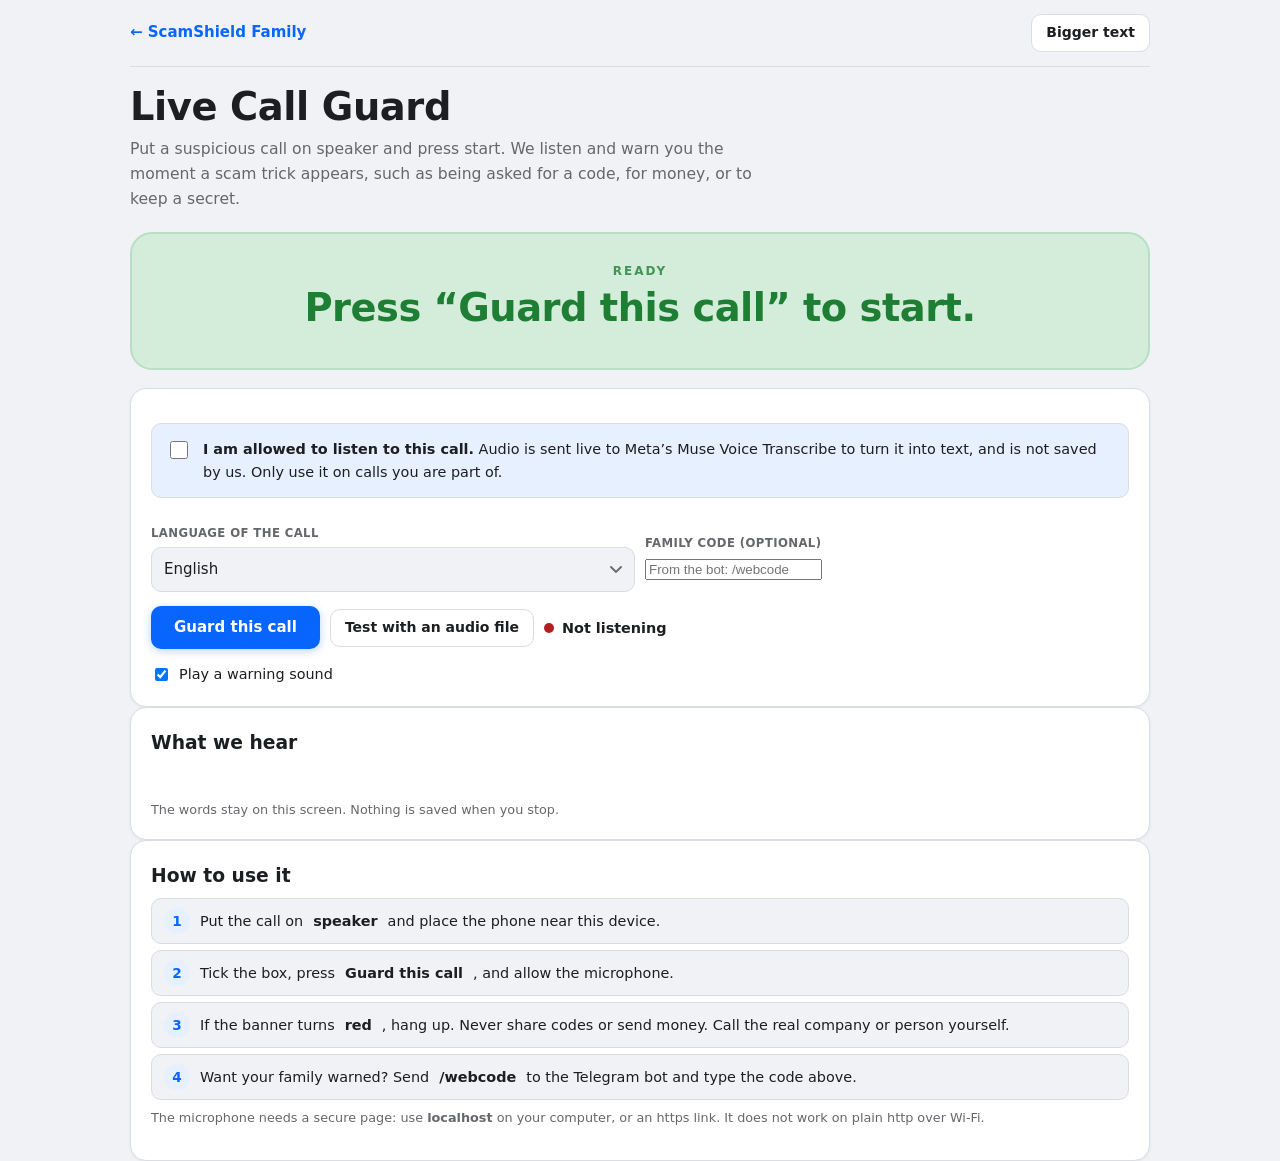
<file: static/guard.html>
<!doctype html>
<html lang="en">
<head>
<meta charset="utf-8">
<meta name="viewport" content="width=device-width, initial-scale=1">
<title>Live Call Guard · ScamShield Family</title>
<meta name="description" content="Put a suspicious call on speaker. Live Call Guard listens and warns you the moment a scam trick appears.">
<style>
/* Bootstrap: core variables only. Full design in meta-theme.css */
:root{
  --brand:#0866ff;--brand-ink:#fff;--soft:#e7f0ff;--soft2:#f0f6ff;
  --bg:#f0f2f5;--card:#fff;--ink:#1c1e21;--muted:#65676b;--line:#dadde1;
  --low:#1e7e34;--low-bg:#d4edda;--low-bdr:#b8dfc3;
  --med:#856404;--med-bg:#fff3cd;--med-bdr:#ffe494;
  --high:#b02020;--high-bg:#f8d7da;--high-bdr:#f1aeb5;
  --ok:#1e7e34;--ok-bg:#d4edda;--warn:#856404;--warn-bg:#fff3cd;
  --bad:#fff;--bad-bg:#b02020;
  --shadow:0 2px 8px rgba(0,0,0,.08);--fs:16px;
}
@media (prefers-color-scheme:dark){:root{
  --brand:#4599ff;--brand-ink:#0b1b33;--soft:#1a2e4a;--soft2:#152238;
  --bg:#18191a;--card:#242526;--ink:#e4e6eb;--muted:#8a8d91;--line:#3e4042;
  --low:#56c870;--low-bg:#0e2e18;--low-bdr:#1a4a28;
  --med:#f5c400;--med-bg:#2d2200;--med-bdr:#4a3800;
  --high:#ff6b72;--high-bg:#2e0c0e;--high-bdr:#5a1520;
  --ok:#56c870;--ok-bg:#0e2e18;--warn:#f5c400;--warn-bg:#2d2200;
  --shadow:0 2px 8px rgba(0,0,0,.4);
}}
*{box-sizing:border-box}
html{font-size:var(--fs)}
html.big,body.big,:root:has(body.big){--fs:20px;font-size:20px}
body{margin:0;background:var(--bg);color:var(--ink);font-size:var(--fs);
  font-family:'Inter',system-ui,-apple-system,'Segoe UI',Roboto,Arial,sans-serif;line-height:1.55;
  -webkit-font-smoothing:antialiased;
  padding:env(safe-area-inset-top,0) 0 env(safe-area-inset-bottom,0)}
.wrap{max-width:900px;margin:0 auto;padding:0 18px 40px}
header{display:flex;justify-content:space-between;align-items:center;gap:10px;padding:14px 0;flex-wrap:wrap;
  border-bottom:1px solid var(--line);margin-bottom:4px;}
header a{color:var(--brand);font-weight:700;text-decoration:none;font-size:.938rem;}
header a:hover{opacity:.78}
h1{font-size:clamp(1.6rem,4.5vw,2.4rem);line-height:1.15;margin:18px 0 8px;letter-spacing:-.4px;font-weight:900;}
.lead{color:var(--muted);margin:0 0 20px;max-width:640px;line-height:1.6;font-size:.975rem;}
.hidden{display:none!important}
.status{display:inline-flex;align-items:center;gap:8px;font-weight:700;font-size:.9rem}
.dot{width:10px;height:10px;border-radius:50%;background:#9aa0a6}
.dot.on{background:#31a24c;animation:pulse 1.2s infinite;box-shadow:0 0 0 2px rgba(49,162,76,.2);}
@keyframes pulse{50%{opacity:.3}}
.family{font-size:.95rem;margin-top:8px;font-weight:700}
.partial{color:var(--muted);font-style:italic;padding:4px 2px;min-height:1.6em;font-size:.92rem}
.err{background:var(--high-bg);color:var(--high);border:1px solid var(--high-bdr);border-radius:10px;padding:12px 14px;font-weight:600;margin-top:12px}
</style>
<link rel="stylesheet" href="/static/meta-theme.css"></head>
<body>
<div class="wrap">
  <header>
    <a href="/">← ScamShield Family</a>
    <button class="btn" id="bigBtn" type="button" aria-pressed="false">Bigger text</button>
  </header>

  <h1>Live Call Guard</h1>
  <p class="lead">Put a suspicious call on speaker and press start. We listen and warn you the moment a scam trick appears, such as being asked for a code, for money, or to keep a secret.</p>

  <div id="banner" class="banner low" role="alert" aria-live="assertive">
    <div class="lvl" id="lvl">Ready</div>
    <div class="msg" id="msg">Press “Guard this call” to start.</div>
    <div class="family hidden" id="family"></div>
    <div class="tricks" id="tricks"></div>
  </div>

  <section class="card" aria-label="Controls">
    <div class="consent">
      <input type="checkbox" id="consent">
      <label for="consent"><b>I am allowed to listen to this call.</b> Audio is sent live to Meta’s Muse Voice Transcribe to turn it into text, and is not saved by us. Only use it on calls you are part of.</label>
    </div>
    <div class="row">
      <div style="flex:1;min-width:180px"><label class="small" for="lang">Language of the call</label>
        <select id="lang"><option>English</option><option>Tamil</option><option>Hindi</option><option>Spanish</option><option>Arabic</option></select></div>
      <div style="flex:1;min-width:180px"><label class="small" for="code">Family code (optional)</label>
        <input type="text" id="code" inputmode="numeric" maxlength="6" placeholder="From the bot: /webcode" autocomplete="off"></div>
    </div>
    <div class="row">
      <button class="btn primary" id="start" type="button">Guard this call</button>
      <button class="btn stop hidden" id="stop" type="button">Stop</button>
      <label class="btn" for="testFile" id="testLbl" style="margin:0">Test with an audio file</label>
      <input type="file" id="testFile" accept="audio/*" hidden>
      <span class="status"><span class="dot" id="dot"></span><span id="state">Not listening</span></span>
    </div>
    <div class="row"><label style="display:flex;gap:8px;align-items:center;font-size:.9rem"><input type="checkbox" id="sound" checked> Play a warning sound</label>
      <span class="hint" id="timer"></span></div>
    <div class="err hidden" id="err" role="alert"></div>
  </section>

  <section class="card" aria-label="What we hear">
    <h3 style="margin:0 0 4px">What we hear</h3>
    <div class="partial" id="partial" aria-hidden="true"></div>
    <div class="transcript" id="transcript"></div>
    <div class="hint" style="margin-top:8px">The words stay on this screen. Nothing is saved when you stop.</div>
  </section>

  <section class="card">
    <h3 style="margin:0 0 8px">How to use it</h3>
    <ol class="steps">
      <li>Put the call on <b>speaker</b> and place the phone near this device.</li>
      <li>Tick the box, press <b>Guard this call</b>, and allow the microphone.</li>
      <li>If the banner turns <b>red</b>, hang up. Never share codes or send money. Call the real company or person yourself.</li>
      <li>Want your family warned? Send <b>/webcode</b> to the Telegram bot and type the code above.</li>
    </ol>
    <p class="hint">The microphone needs a secure page: use <b>localhost</b> on your computer, or an https link. It does not work on plain http over Wi-Fi.</p>
  </section>
</div>

<script>
const $ = (s) => document.querySelector(s);
const esc = (v) => String(v ?? "").replace(/[&<>"']/g, (c) => ({"&":"&amp;","<":"&lt;",">":"&gt;",'"':"&quot;","'":"&#39;"}[c]));
let ws = null, ctx = null, node = null, mic = null, fileSrc = null, running = false, level = "low", timerId = null, endAt = 0;

function setBigText(on) {
  document.documentElement.classList.toggle("big", on);
  document.body.classList.toggle("big", on);
  const btn = $("#bigBtn");
  if (btn) {
    btn.setAttribute("aria-pressed", String(on));
    btn.textContent = on ? "Normal text" : "Bigger text";
  }
}
try {
  if (localStorage.getItem("scamshield-bigtext") === "1") setBigText(true);
} catch (_) {}

$("#bigBtn").addEventListener("click", () => {
  const on = !document.body.classList.contains("big") && !document.documentElement.classList.contains("big");
  setBigText(on);
  try { localStorage.setItem("scamshield-bigtext", on ? "1" : "0"); } catch (_) {}
});

/* audio worklet: resample to 24 kHz, 16-bit, 80 ms frames (3840 bytes) */
const WORKLET = `
class PCM extends AudioWorkletProcessor {
  constructor(){ super(); this.ratio = sampleRate / 24000; this.pos = 0; this.prev = 0; this.out = []; }
  process(inputs){
    const ch = inputs[0] && inputs[0][0]; if (!ch) return true;
    const e = new Float32Array(ch.length + 1); e[0] = this.prev; e.set(ch, 1);
    let p = this.pos;
    while (p < e.length - 1) {
      const i = Math.floor(p), f = p - i, s = e[i] * (1 - f) + e[i + 1] * f;
      this.out.push(Math.max(-1, Math.min(1, s)) * 32767); p += this.ratio;
    }
    this.pos = p - (e.length - 1); this.prev = e[e.length - 1];
    while (this.out.length >= 1920) {
      const frame = new Int16Array(this.out.splice(0, 1920)); this.port.postMessage(frame.buffer, [frame.buffer]);
    }
    return true;
  }
}
registerProcessor('pcm-worklet', PCM);`;

function setBanner(lvl, msg, tricks, family) {
  level = lvl;
  const b = $("#banner"); b.className = "banner " + lvl;
  $("#lvl").textContent = { low: "All clear so far", medium: "Be careful", high: "Danger" }[lvl] || "";
  $("#msg").textContent = msg;
  $("#tricks").innerHTML = (tricks || []).map((t) => "<span>" + esc(t) + "</span>").join("");
  const f = $("#family");
  if (family) { f.textContent = family; f.classList.remove("hidden"); } else { f.classList.add("hidden"); }
}
function showErr(m) { const e = $("#err"); e.textContent = m; e.classList.toggle("hidden", !m); }
function setState(on, text) { $("#dot").classList.toggle("on", on); $("#state").textContent = text; }
function ui(running_) {
  running = running_;
  $("#start").classList.toggle("hidden", running_); $("#stop").classList.toggle("hidden", !running_);
  $("#testLbl").classList.toggle("hidden", running_);
  ["consent", "lang", "code"].forEach((id) => { $("#" + id).disabled = running_; });
}

function alarm() {
  if (navigator.vibrate) navigator.vibrate([400, 150, 400, 150, 400]);
  if (!$("#sound").checked) return;
  try {
    const a = new (window.AudioContext || window.webkitAudioContext)();
    [0, 0.35, 0.7].forEach((t) => {
      const o = a.createOscillator(), g = a.createGain(); o.type = "square"; o.frequency.value = 880;
      g.gain.value = 0.15; o.connect(g); g.connect(a.destination); o.start(a.currentTime + t); o.stop(a.currentTime + t + 0.25);
    });
    setTimeout(() => a.close(), 1500);
  } catch (e) {}
}

function addTurn(m) {
  const flags = m.flags || [];
  const div = document.createElement("div");
  div.className = "turn" + (flags.length ? " flag" : "");
  div.innerHTML = "<div>" + esc(m.text) + "</div>" + (flags.length ? '<div class="chips">' + flags.map((f) => "<b>" + esc(f.category) + "</b>").join("") + "</div>" : "");
  const box = $("#transcript"); box.appendChild(div); box.scrollTop = box.scrollHeight;
  $("#partial").textContent = "";
}

function onMessage(ev) {
  let m; try { m = JSON.parse(ev.data); } catch (e) { return; }
  if (m.type === "ready") {
    endAt = Date.now() + (m.maxSeconds || 600) * 1000;
    timerId = setInterval(() => { const s = Math.max(0, Math.round((endAt - Date.now()) / 1000)); $("#timer").textContent = "Time left: " + Math.floor(s / 60) + ":" + String(s % 60).padStart(2, "0"); }, 1000);
    setBanner("low", "Listening. No danger signs so far.", [], m.family_linked ? "Your family will be warned if this becomes dangerous." : "");
    setState(true, "Listening");
    beginAudio().catch((e) => { showErr("Could not use the microphone. Allow it in your browser, or use localhost or https."); stop(); });
  } else if (m.type === "partial") {
    $("#partial").textContent = m.text || "";
  } else if (m.type === "turn") {
    addTurn(m);
  } else if (m.type === "risk") {
    const was = level;
    const fam = m.alerted ? (m.family_linked ? "Your family has been warned." : "") : (m.family_linked ? "Your family will be warned if this becomes dangerous." : "");
    setBanner(m.level, m.banner, m.tricks, fam);
    if (m.level === "high" && was !== "high") alarm();
  } else if (m.type === "limit") {
    showErr("Time limit reached. Press start to guard again.");
  } else if (m.type === "error") {
    showErr(m.message || "Something went wrong.");
  } else if (m.type === "ended") {
    cleanup();
  }
}

async function beginAudio() {
  ctx = new (window.AudioContext || window.webkitAudioContext)();
  await ctx.audioWorklet.addModule(URL.createObjectURL(new Blob([WORKLET], { type: "application/javascript" })));
  node = new AudioWorkletNode(ctx, "pcm-worklet");
  node.port.onmessage = (e) => { if (ws && ws.readyState === 1) ws.send(e.data); };
  const mute = ctx.createGain(); mute.gain.value = 0; node.connect(mute); mute.connect(ctx.destination);
  if (window.__testBuffer) {                                   // test mode: play an audio file in real time
    fileSrc = ctx.createBufferSource(); fileSrc.buffer = window.__testBuffer;
    fileSrc.connect(node); fileSrc.connect(ctx.destination); fileSrc.onended = () => stop(); fileSrc.start();
  } else {
    mic = await navigator.mediaDevices.getUserMedia({ audio: { echoCancellation: false, noiseSuppression: false, autoGainControl: true } });
    ctx.createMediaStreamSource(mic).connect(node);
  }
}

function start() {
  showErr("");
  if (!$("#consent").checked) { showErr("Please tick the box to confirm you are allowed to listen to this call."); return; }
  $("#transcript").innerHTML = ""; $("#partial").textContent = "";
  setBanner("low", "Connecting...", [], ""); setState(false, "Connecting");
  ui(true);
  ws = new WebSocket((location.protocol === "https:" ? "wss://" : "ws://") + location.host + "/ws/guard");
  ws.binaryType = "arraybuffer";
  ws.onopen = () => ws.send(JSON.stringify({ type: "start", consent: true, language: $("#lang").value, webCode: $("#code").value.trim() }));
  ws.onmessage = onMessage;
  ws.onerror = () => showErr("Could not connect. Is the server running?");
  ws.onclose = () => { if (running) cleanup(); };
}
function stop() {
  if (ws && ws.readyState === 1) { try { ws.send(JSON.stringify({ type: "stop" })); } catch (e) {} }
  stopAudio();
}
function stopAudio() {
  try { if (fileSrc) fileSrc.stop(); } catch (e) {}
  if (mic) mic.getTracks().forEach((t) => t.stop());
  mic = null; fileSrc = null;
}
function cleanup() {
  stopAudio(); clearInterval(timerId); $("#timer").textContent = "";
  try { if (ctx) ctx.close(); } catch (e) {}
  ctx = null; node = null; window.__testBuffer = null;
  setState(false, "Not listening"); ui(false);
  if (level === "low") setBanner("low", "Stopped. Nothing was saved.", [], "");
  try { if (ws) ws.close(); } catch (e) {}
}

$("#start").addEventListener("click", () => { window.__testBuffer = null; start(); });
$("#stop").addEventListener("click", stop);
$("#testFile").addEventListener("change", async (e) => {
  const f = e.target.files[0]; if (!f) return;
  try {
    const tmp = new (window.AudioContext || window.webkitAudioContext)();
    window.__testBuffer = await tmp.decodeAudioData(await f.arrayBuffer()); tmp.close();
    start();
  } catch (err) { showErr("I could not read that audio file."); }
  e.target.value = "";
});
</script>
</body>
</html>
</file>
<file: static/meta-theme.css>
/* =====================================================================
   ScamShield Family — Meta-style Design System
   Professional Meta/Facebook-inspired UI with modern polish
   ===================================================================== */

/* ── Root Tokens ─────────────────────────────────────────────────── */
:root {
  --brand:        #0866ff;
  --brand-hover:  #0554d4;
  --brand-light:  #1877f2;
  --brand-ink:    #ffffff;
  --soft:         #e7f0ff;
  --soft2:        #f0f6ff;
  --bg:           #f0f2f5;
  --bg2:          #f7f8fa;
  --card:         #ffffff;
  --ink:          #1c1e21;
  --ink2:         #3a3b3c;
  --muted:        #65676b;
  --line:         #dadde1;
  --line2:        #e4e6ea;
  --radius:       16px;
  --radius-sm:    10px;
  --radius-lg:    22px;
  --shadow-xs:    0 1px 3px rgba(0,0,0,.06);
  --shadow-sm:    0 2px 8px rgba(0,0,0,.08);
  --shadow:       0 4px 20px rgba(0,0,0,.10), 0 1px 3px rgba(0,0,0,.06);
  --shadow-brand: 0 4px 24px rgba(8,102,255,.22);
  --mono:         ui-monospace, SFMono-Regular, Menlo, Consolas, monospace;
  --transition:   0.18s cubic-bezier(0.4,0,0.2,1);
  --fs:           16px;

  /* Risk palette */
  --low:     #1e7e34;
  --low-bg:  #d4edda;
  --low-bdr: #b8dfc3;
  --med:     #856404;
  --med-bg:  #fff3cd;
  --med-bdr: #ffe494;
  --high:    #b02020;
  --high-bg: #f8d7da;
  --high-bdr:#f1aeb5;
}

/* ── Dark mode override ───────────────────────────────────────────── */
body.dark {
  --brand:        #4599ff;
  --brand-hover:  #5ca8ff;
  --brand-light:  #4599ff;
  --brand-ink:    #ffffff;
  --soft:         #1a2e4a;
  --soft2:        #152238;
  --bg:           #18191a;
  --bg2:          #1c1e21;
  --card:         #242526;
  --ink:          #e4e6eb;
  --ink2:         #b0b3b8;
  --muted:        #8a8d91;
  --line:         #3e4042;
  --line2:        #4e5154;
  --shadow-xs:    0 1px 3px rgba(0,0,0,.35);
  --shadow-sm:    0 2px 8px rgba(0,0,0,.4);
  --shadow:       0 4px 20px rgba(0,0,0,.5), 0 1px 3px rgba(0,0,0,.35);
  --shadow-brand: 0 4px 24px rgba(69,153,255,.28);
  --low:     #56c870;
  --low-bg:  #0e2e18;
  --low-bdr: #1a4a28;
  --med:     #f5c400;
  --med-bg:  #2d2200;
  --med-bdr: #4a3800;
  --high:    #ff6b72;
  --high-bg: #2e0c0e;
  --high-bdr:#5a1520;
}

body.light {
  --brand:        #0866ff;
  --brand-hover:  #0554d4;
  --soft:         #e7f0ff;
  --bg:           #f0f2f5;
  --card:         #ffffff;
  --ink:          #1c1e21;
  --muted:        #65676b;
  --line:         #dadde1;
}

/* ── Base Reset ───────────────────────────────────────────────────── */
*, *::before, *::after { box-sizing: border-box; }

html {
  font-size: var(--fs);
  scroll-behavior: smooth;
}

html.big,
:root.big,
:root:has(body.big),
body.big {
  --fs: 20px;
  font-size: 20px;
}

body {
  margin: 0;
  background: var(--bg);
  color: var(--ink);
  font-size: var(--fs);
  font-family: 'Inter', system-ui, -apple-system, 'Segoe UI', Roboto, Arial, sans-serif;
  line-height: 1.55;
  -webkit-font-smoothing: antialiased;
  -moz-osx-font-smoothing: grayscale;
  transition: background var(--transition), color var(--transition);
}


/* ── Layout ───────────────────────────────────────────────────────── */
.wrap {
  max-width: 1060px;
  margin: 0 auto;
  padding: 0 20px;
}

/* ── Header / Nav ─────────────────────────────────────────────────── */
header.top {
  display: flex;
  align-items: center;
  justify-content: space-between;
  gap: 12px;
  padding: 14px 0;
  flex-wrap: wrap;
  position: sticky;
  top: 0;
  z-index: 100;
  background: rgba(240,242,245,.88);
  border-bottom: 1px solid var(--line2);
  margin: 0 -20px;
  padding-left: 20px;
  padding-right: 20px;
  backdrop-filter: blur(16px);
  -webkit-backdrop-filter: blur(16px);
}

body.dark header.top {
  background: rgba(24,25,26,.88);
}

.logo {
  display: flex;
  align-items: center;
  gap: 10px;
  font-weight: 800;
  font-size: 1.08rem;
  letter-spacing: -0.3px;
  color: var(--ink);
  text-decoration: none;
  transition: opacity var(--transition);
}

.logo:hover { opacity: 0.78; }
.logo svg { width: 32px; height: 32px; flex-shrink: 0; }

.toolbar {
  display: flex;
  gap: 8px;
  align-items: center;
  flex-wrap: wrap;
}

/* ── Buttons ──────────────────────────────────────────────────────── */
.btn {
  border: 1.5px solid var(--line);
  background: var(--card);
  color: var(--ink);
  border-radius: var(--radius-sm);
  padding: 8px 14px;
  font: inherit;
  font-family: 'Inter', system-ui, sans-serif;
  font-size: 0.875rem;
  font-weight: 600;
  cursor: pointer;
  text-decoration: none;
  display: inline-flex;
  align-items: center;
  gap: 6px;
  transition: all var(--transition);
  white-space: nowrap;
  line-height: 1.4;
  position: relative;
  overflow: hidden;
}

.btn:hover {
  border-color: var(--brand);
  color: var(--brand);
  transform: translateY(-1px);
  box-shadow: var(--shadow-sm);
}

.btn:active { transform: translateY(0); box-shadow: none; }
.btn[aria-pressed="true"] {
  background: var(--brand);
  color: #fff !important;
  border-color: var(--brand);
  box-shadow: 0 0 0 2px rgba(8,102,255,.25);
  font-weight: 700;
}

.btn.primary {
  background: var(--brand);
  color: #fff;
  border-color: transparent;
  font-weight: 700;
  font-size: 0.938rem;
  padding: 10px 22px;
  box-shadow: 0 2px 8px rgba(8,102,255,.28);
}

.btn.primary:hover {
  background: var(--brand-hover);
  color: #fff;
  border-color: transparent;
  box-shadow: var(--shadow-brand);
  transform: translateY(-2px);
}

.btn.primary:active { transform: translateY(0); box-shadow: none; }
.btn.primary:disabled { opacity: 0.55; cursor: wait; transform: none; box-shadow: none; }

.btn.stop {
  background: #c4121c;
  color: #fff;
  border-color: #c4121c;
  font-weight: 700;
  font-size: 0.938rem;
  padding: 10px 22px;
  box-shadow: 0 2px 8px rgba(196,18,28,.28);
}

.btn.stop:hover { background: #a00e17; border-color: #a00e17; color: #fff; transform: translateY(-2px); }

/* Focus states */
.btn:focus-visible,
select:focus-visible,
textarea:focus-visible,
.tab:focus-visible,
input:focus-visible {
  outline: 2.5px solid var(--brand);
  outline-offset: 2px;
}

/* ── Cards ────────────────────────────────────────────────────────── */
.card {
  background: var(--card);
  border: 1px solid var(--line);
  border-radius: var(--radius);
  box-shadow: var(--shadow-xs);
  padding: 20px;
  transition: box-shadow var(--transition), border-color var(--transition);
}

/* ── Hero Band ────────────────────────────────────────────────────── */
.hero-band {
  background: linear-gradient(135deg, #0866ff 0%, #1d90f5 55%, #4fc3f7 100%);
  color: #fff;
  border-radius: var(--radius-lg);
  padding: 36px 32px;
  margin: 20px 0 22px;
  box-shadow: 0 8px 40px rgba(8,102,255,.28), 0 2px 8px rgba(8,102,255,.18);
  position: relative;
  overflow: hidden;
}

.hero-band::before {
  content: '';
  position: absolute;
  right: -60px; top: -60px;
  width: 280px; height: 280px;
  border-radius: 50%;
  background: rgba(255,255,255,.08);
  pointer-events: none;
}

.hero-band::after {
  content: '';
  position: absolute;
  right: 80px; bottom: -80px;
  width: 200px; height: 200px;
  border-radius: 50%;
  background: rgba(255,255,255,.05);
  pointer-events: none;
}

.hero-band h1 {
  margin: 0 0 10px;
  font-size: clamp(1.65rem, 4vw, 2.5rem);
  font-weight: 900;
  line-height: 1.1;
  letter-spacing: -0.8px;
  color: #fff;
}

.hero-band p {
  margin: 0;
  max-width: 620px;
  opacity: 0.92;
  font-size: 1.05rem;
  color: #fff;
  line-height: 1.6;
}

.hero-band .eyebrow {
  display: inline-flex;
  align-items: center;
  gap: 6px;
  background: rgba(255,255,255,.18);
  border: 1px solid rgba(255,255,255,.28);
  border-radius: 999px;
  padding: 4px 14px;
  font-size: 0.75rem;
  font-weight: 700;
  margin-bottom: 14px;
  letter-spacing: 0.5px;
  text-transform: uppercase;
  color: #fff;
}

/* ── Tabs ─────────────────────────────────────────────────────────── */
.tabs {
  display: flex;
  gap: 3px;
  flex-wrap: wrap;
  margin-bottom: 16px;
  background: var(--bg);
  border-radius: var(--radius-sm);
  padding: 4px;
}

.tab {
  border: none;
  background: transparent;
  color: var(--muted);
  border-radius: 7px;
  padding: 7px 13px;
  font: inherit;
  font-family: 'Inter', system-ui, sans-serif;
  font-size: 0.875rem;
  font-weight: 600;
  cursor: pointer;
  transition: all var(--transition);
  flex: 1;
  text-align: center;
  white-space: nowrap;
}

.tab:hover { background: var(--card); color: var(--ink); }

.tab[aria-selected="true"] {
  background: var(--card);
  color: var(--brand);
  font-weight: 700;
  box-shadow: var(--shadow-xs);
}

/* ── Form Controls ────────────────────────────────────────────────── */
label.small {
  display: block;
  font-size: 0.73rem;
  font-weight: 700;
  color: var(--muted);
  margin: 12px 0 5px;
  letter-spacing: 0.4px;
  text-transform: uppercase;
}

select, textarea {
  width: 100%;
  border: 1.5px solid var(--line);
  background: var(--bg);
  color: var(--ink);
  border-radius: var(--radius-sm);
  padding: 10px 12px;
  font: inherit;
  font-family: 'Inter', system-ui, sans-serif;
  font-size: 0.938rem;
  transition: border-color var(--transition), box-shadow var(--transition);
  appearance: none;
  -webkit-appearance: none;
}

select {
  background-image: url("data:image/svg+xml,%3Csvg xmlns='http://www.w3.org/2000/svg' width='12' height='8' viewBox='0 0 12 8'%3E%3Cpath d='M1 1l5 5 5-5' stroke='%2365676b' stroke-width='1.8' fill='none' stroke-linecap='round'/%3E%3C/svg%3E");
  background-repeat: no-repeat;
  background-position: right 12px center;
  padding-right: 36px;
}

select:focus, textarea:focus {
  border-color: var(--brand);
  box-shadow: 0 0 0 3px rgba(8,102,255,.12);
  outline: none;
}

textarea { min-height: 140px; resize: vertical; line-height: 1.6; }

.row {
  display: flex;
  gap: 10px;
  align-items: center;
  flex-wrap: wrap;
  margin-top: 14px;
}

/* ── Samples ──────────────────────────────────────────────────────── */
.samples {
  display: flex;
  gap: 6px;
  flex-wrap: wrap;
  margin-top: 10px;
  align-items: center;
}

.samples button {
  font-size: 0.78rem;
  font-family: 'Inter', system-ui, sans-serif;
  font-weight: 600;
  padding: 4px 10px;
  border-radius: 999px;
  border: 1.5px solid var(--line);
  background: transparent;
  color: var(--muted);
  cursor: pointer;
  transition: all var(--transition);
}

.samples button:hover {
  color: var(--brand);
  border-color: var(--brand);
  background: var(--soft);
  transform: translateY(-1px);
}

/* ── Drop Zone ────────────────────────────────────────────────────── */
.drop {
  border: 2px dashed var(--line);
  border-radius: var(--radius);
  padding: 32px 20px;
  text-align: center;
  color: var(--muted);
  cursor: pointer;
  background: var(--bg);
  transition: all var(--transition);
}

.drop:hover, .drop.over {
  border-color: var(--brand);
  background: var(--soft);
  color: var(--brand);
}

.drop strong { color: var(--ink); display: block; margin-bottom: 4px; font-size: 1rem; font-weight: 700; }

/* ── Grid & Result ────────────────────────────────────────────────── */
.grid {
  display: grid;
  grid-template-columns: 1.1fr 0.9fr;
  gap: 16px;
  margin: 20px 0 28px;
  align-items: start;
}

@media (max-width: 860px) { .grid { grid-template-columns: 1fr; } }

.result { min-height: 260px; }

.empty {
  color: var(--muted);
  text-align: center;
  padding: 48px 16px;
  display: flex;
  flex-direction: column;
  align-items: center;
  gap: 12px;
}

.empty svg { width: 64px; height: 64px; opacity: 0.35; }
.empty p { margin: 0; font-size: 0.938rem; line-height: 1.6; }

/* ── Spinner ──────────────────────────────────────────────────────── */
.spinner {
  width: 36px; height: 36px;
  border: 3.5px solid var(--line);
  border-top-color: var(--brand);
  border-radius: 50%;
  animation: spin 0.8s linear infinite;
  margin: 0 auto 14px;
}

@keyframes spin { to { transform: rotate(360deg); } }
@media (prefers-reduced-motion: reduce) { .spinner, .rec.on .dot { animation: none; } }

/* ── Badge (Risk) ─────────────────────────────────────────────────── */
.badge {
  display: flex;
  align-items: center;
  gap: 16px;
  border-radius: var(--radius);
  padding: 16px;
  margin-bottom: 16px;
  border: 1.5px solid transparent;
}

.badge.low    { background: var(--low-bg);  color: var(--low);  border-color: var(--low-bdr); }
.badge.medium { background: var(--med-bg);  color: var(--med);  border-color: var(--med-bdr); }
.badge.high   { background: var(--high-bg); color: var(--high); border-color: var(--high-bdr); }

.ring {
  --p: 70;
  width: 68px; height: 68px;
  border-radius: 50%;
  flex: none;
  display: grid;
  place-items: center;
  background: conic-gradient(currentColor calc(var(--p) * 1%), rgba(127,127,127,.2) 0);
}

.ring span {
  width: 50px; height: 50px;
  border-radius: 50%;
  background: var(--card);
  display: grid;
  place-items: center;
  font-weight: 800;
  font-size: 0.82rem;
  color: var(--ink);
}

.badge h2 { margin: 0; font-size: 1.2rem; font-weight: 800; letter-spacing: -0.2px; }
.badge p  { margin: 3px 0 0; color: var(--ink); font-size: 0.975rem; font-weight: 500; }

/* ── Sections inside result ───────────────────────────────────────── */
.sec { margin-top: 16px; }

.sec h3 {
  margin: 0 0 8px;
  font-size: 0.72rem;
  font-weight: 700;
  text-transform: uppercase;
  letter-spacing: 1.2px;
  color: var(--muted);
}

.sec ul { margin: 0; padding-left: 18px; }
.sec li { margin: 4px 0; font-size: 0.938rem; }

/* ── Family Warning Card Section ───────────────────────────────────── */
.warning-card-sec {
  background: var(--bg2, var(--soft2));
  border: 1px solid var(--line);
  border-radius: 14px;
  padding: 16px;
  margin-top: 18px;
  box-shadow: var(--shadow-xs);
}

.warning-card-header {
  display: flex;
  justify-content: space-between;
  align-items: center;
  flex-wrap: wrap;
  gap: 10px;
}

.warning-card-title {
  font-size: 0.95rem;
  font-weight: 700;
  color: var(--ink);
  display: flex;
  align-items: center;
  gap: 8px;
}

.warning-card-wrap {
  display: flex;
  flex-direction: column;
  align-items: center;
  justify-content: center;
  margin-top: 14px;
  text-align: center;
  width: 100%;
}

.warning-card-img {
  max-width: 440px;
  width: 100%;
  height: auto;
  border-radius: 12px;
  box-shadow: var(--shadow);
  display: block;
  margin: 0 auto;
  border: 1px solid var(--line);
}

.warning-card-actions {
  display: flex;
  gap: 12px;
  justify-content: center;
  align-items: center;
  margin-top: 12px;
  flex-wrap: wrap;
}


/* ── Misc UI ──────────────────────────────────────────────────────── */
.hint {
  font-size: 0.8rem;
  color: var(--muted);
  margin-top: 8px;
  line-height: 1.5;
}

.privacy {
  display: flex;
  gap: 8px;
  align-items: flex-start;
  font-size: 0.78rem;
  color: var(--muted);
  margin-top: 16px;
  padding-top: 14px;
  border-top: 1px solid var(--line);
  line-height: 1.5;
}

.hidden { display: none !important; }

.rec { display: inline-flex; align-items: center; gap: 8px; }

.dot {
  width: 10px; height: 10px;
  border-radius: 50%;
  background: var(--high);
  flex-shrink: 0;
}

.rec.on .dot { animation: pulse 1s infinite; }
@keyframes pulse { 50% { opacity: 0.25; } }

.err {
  background: var(--high-bg);
  color: var(--high);
  border: 1px solid var(--high-bdr);
  border-radius: var(--radius-sm);
  padding: 12px 14px;
  font-weight: 600;
  font-size: 0.9rem;
}

.saved-notice {
  display: inline-block;
  background: var(--soft);
  color: var(--brand);
  border-radius: 6px;
  padding: 3px 10px;
  font-size: 0.76rem;
  font-weight: 700;
  margin-bottom: 10px;
}

/* ── Todo ─────────────────────────────────────────────────────────── */
.todo {
  border-left: 4px solid var(--brand);
  background: var(--soft);
  padding: 12px 14px;
  border-radius: 0 var(--radius-sm) var(--radius-sm) 0;
  font-weight: 600;
  font-size: 0.938rem;
  color: var(--ink);
}

/* ── Steps ────────────────────────────────────────────────────────── */
.steps { list-style: none; padding: 0; margin: 0; display: grid; gap: 6px; }

.steps li {
  display: flex;
  gap: 10px;
  align-items: center;
  font-size: 0.9rem;
  background: var(--bg);
  border: 1px solid var(--line);
  border-radius: var(--radius-sm);
  padding: 9px 12px;
  transition: border-color var(--transition);
}

.steps li:hover { border-color: var(--brand); }

.steps .ic {
  width: 24px; height: 24px;
  border-radius: 50%;
  background: var(--brand);
  color: #fff;
  display: grid;
  place-items: center;
  font-size: 0.72rem;
  font-weight: 800;
  flex: none;
}

.model-badge {
  margin-left: auto;
  background: var(--soft);
  border: 1px solid var(--line);
  border-radius: 999px;
  padding: 2px 8px;
  font-size: 0.68rem;
  font-weight: 700;
  color: var(--muted);
  white-space: nowrap;
}

.tag {
  font-size: 0.68rem;
  border-radius: 5px;
  padding: 1px 6px;
  font-weight: 700;
  margin-left: 6px;
  white-space: nowrap;
}

.tag.sam   { background: var(--low-bg);  color: var(--low);  }
.tag.rough { background: var(--high-bg); color: var(--high); }

/* ── Screenshot ───────────────────────────────────────────────────── */
.shot {
  position: relative;
  display: inline-block;
  max-width: 100%;
  border-radius: var(--radius-sm);
  overflow: hidden;
  border: 1px solid var(--line);
}

.shot img { display: block; max-width: 100%; height: auto; }

.box {
  position: absolute;
  border: 2.5px solid #dc2626;
  border-radius: 4px;
  transition: all 0.15s;
}

.box.sam { border-color: #16a34a; }

/* highlight style: tight marker on the real text lines */
.box.shape { background: rgba(225, 30, 30, 0.28); border-width: 2px; }
.box.shape.sam { background: rgba(20, 160, 60, 0.30); }
.box.shape span { top: 50%; left: -2px; transform: translate(-100%, -50%); border-radius: 5px; }

.box span {
  position: absolute;
  top: -1px; left: -1px;
  transform: translateY(-100%);
  background: #dc2626;
  color: #fff;
  font-size: 0.7rem;
  font-weight: 800;
  padding: 1px 6px;
  border-radius: 5px 5px 5px 0;
}

.box.sam span { background: #16a34a; }
.box.dim { opacity: 0.15; }
.box.hot { box-shadow: 0 0 0 3px rgba(255,255,255,.8), 0 0 20px currentColor; }

.legend { list-style: none; padding: 0; margin: 10px 0 0; display: grid; gap: 6px; }

.legend li {
  border: 1px solid var(--line);
  border-radius: var(--radius-sm);
  padding: 9px 12px;
  font-size: 0.9rem;
  cursor: default;
  background: var(--bg);
  transition: border-color var(--transition);
}

.legend li:hover { border-color: var(--brand); }

/* ── Call turns ───────────────────────────────────────────────────── */
.turns { display: grid; gap: 6px; margin-top: 8px; }

.turn {
  border: 1px solid var(--line);
  border-radius: var(--radius-sm);
  padding: 9px 12px;
  font-size: 0.92rem;
  background: var(--bg);
}

.turn.flag { border-color: var(--high); background: var(--high-bg); }
.turn small { display: block; color: var(--muted); font-weight: 700; font-size: 0.78rem; margin-bottom: 2px; }
.turn em { display: block; color: var(--high); font-style: normal; font-weight: 700; font-size: 0.8rem; margin-top: 3px; }

/* ── Links ────────────────────────────────────────────────────────── */
.links .l {
  font-size: 0.88rem;
  border: 1px solid var(--line);
  border-radius: var(--radius-sm);
  padding: 9px 12px;
  margin-top: 6px;
  word-break: break-all;
  background: var(--bg);
}

.links .l.bad { border-color: var(--high); background: var(--high-bg); }

/* ── Stats ────────────────────────────────────────────────────────── */
.stats {
  display: grid;
  grid-template-columns: repeat(4, 1fr);
  gap: 10px;
  margin: 0 0 16px;
}

@media (max-width: 700px) { .stats { grid-template-columns: repeat(2, 1fr); } }

.stat {
  background: var(--card);
  border: 1px solid var(--line);
  border-radius: var(--radius);
  padding: 14px 16px;
  transition: box-shadow var(--transition), transform var(--transition);
}

.stat:hover { box-shadow: var(--shadow-sm); transform: translateY(-2px); }
.stat b { display: block; font-size: 1.6rem; color: var(--brand); font-weight: 800; margin-bottom: 2px; }
.stat span { font-size: 0.78rem; color: var(--muted); font-weight: 600; }

/* ── Evaluation ───────────────────────────────────────────────────── */
.evaluation { margin: 0 0 24px; }

.eval-card-sub {
  margin: 0 0 10px;
  font-size: 0.78rem;
  color: var(--muted);
  line-height: 1.35;
}

.eval-table {
  width: 100%;
  border-collapse: collapse;
  font-size: 0.84rem;
  margin-top: 4px;
}

.eval-table th, .eval-table td {
  text-align: left;
  vertical-align: middle;
  padding: 8px 6px;
  border-bottom: 1px solid var(--line);
}

.eval-table th {
  color: var(--muted);
  font-size: 0.72rem;
  text-transform: uppercase;
  letter-spacing: 0.5px;
  font-weight: 700;
  white-space: nowrap;
}

.eval-table td {
  color: var(--ink);
}

.eval-table .text-center { text-align: center; }
.eval-table .text-right { text-align: right; }
.eval-table .num-col { font-variant-numeric: tabular-nums; font-weight: 600; }
.eval-table tr:last-child td { border-bottom: none; }

.eval-total-row td {
  background: var(--bg2);
  border-top: 1px solid var(--line);
  font-weight: 600;
}

.eval-pill {
  display: inline-block;
  padding: 2px 7px;
  border-radius: 999px;
  font-size: 0.74rem;
  font-weight: 700;
  line-height: 1.3;
  letter-spacing: 0.2px;
  white-space: nowrap;
}

.eval-pill-success {
  background: var(--low-bg);
  color: var(--low);
  border: 1px solid var(--low-bdr);
}

.eval-pill-info {
  background: rgba(8, 102, 255, 0.1);
  color: var(--brand);
  border: 1px solid rgba(8, 102, 255, 0.25);
}

body.dark .eval-pill-info {
  background: rgba(69, 153, 255, 0.15);
  border-color: rgba(69, 153, 255, 0.35);
}

.eval-sub {
  font-size: 0.75rem;
  color: var(--muted);
  font-weight: 500;
}

.eval-note {
  font-size: 0.78rem;
  color: var(--muted);
  white-space: nowrap;
}

.eval-verdict-banner {
  display: flex;
  align-items: center;
  gap: 12px;
  margin-top: 14px;
  padding: 10px 14px;
  background: var(--low-bg);
  border: 1px solid var(--low-bdr);
  border-radius: var(--radius);
  color: var(--ink);
  font-size: 0.86rem;
}

.eval-verdict-check {
  display: inline-flex;
  align-items: center;
  justify-content: center;
  width: 20px;
  height: 20px;
  border-radius: 50%;
  background: var(--low);
  color: #fff;
  font-size: 0.75rem;
  font-weight: 800;
  flex-shrink: 0;
}

.eval-verdict-text {
  line-height: 1.4;
  color: var(--ink);
}

.eval-verdict-text strong {
  color: var(--low);
}

.source-list { padding-left: 20px; }
.source-list li { margin: 5px 0; overflow-wrap: anywhere; }

/* ── Model strip ──────────────────────────────────────────────────── */
.models {
  display: grid;
  grid-template-columns: repeat(4, 1fr);
  gap: 10px;
  margin: 0 0 20px;
}

@media (max-width: 860px) { .models { grid-template-columns: repeat(2, 1fr); } }

.model {
  background: var(--card);
  border: 1.5px solid var(--line);
  border-radius: var(--radius);
  padding: 14px 16px;
  transition: all var(--transition);
  cursor: default;
}

.model:hover { transform: translateY(-2px); box-shadow: var(--shadow-sm); border-color: var(--brand); }

.model .top {
  display: flex;
  align-items: center;
  gap: 8px;
  font-weight: 800;
  font-size: 0.9rem;
  margin-bottom: 2px;
}

.model .dot {
  width: 8px; height: 8px;
  border-radius: 50%;
  background: #31a24c;
  box-shadow: 0 0 0 2px rgba(49,162,76,.2);
  flex-shrink: 0;
}

.model .role { font-size: 0.78rem; color: var(--muted); margin: 3px 0 8px; font-weight: 500; }

.model code {
  font-family: var(--mono);
  font-size: 0.72rem;
  background: var(--soft);
  color: var(--brand);
  padding: 2px 7px;
  border-radius: 5px;
  word-break: break-all;
  display: inline-block;
}

.model.used {
  border-color: var(--brand);
  box-shadow: 0 0 0 3px rgba(8,102,255,.18);
}

/* ── Pipeline ─────────────────────────────────────────────────────── */
.pipeline {
  display: flex;
  gap: 10px;
  overflow-x: auto;
  padding: 4px 2px 10px;
  margin: 0;
  list-style: none;
}

.pipeline li {
  flex: 0 0 auto;
  min-width: 150px;
  background: var(--bg);
  border: 1.5px solid var(--line);
  border-radius: var(--radius-sm);
  padding: 11px 14px;
  position: relative;
  transition: border-color var(--transition);
}

.pipeline li:hover { border-color: var(--brand); }
.pipeline li b { display: block; font-size: 0.85rem; font-weight: 700; }
.pipeline li span { font-size: 0.74rem; color: var(--muted); }
.pipeline li em { display: inline-block; margin-top: 5px; font-style: normal; font-weight: 800; font-size: 0.8rem; color: var(--brand); }

.pipeline li + li::before {
  content: '';
  position: absolute;
  left: -10px; top: 50%;
  width: 10px; height: 2px;
  background: var(--line);
}

.totaltime { font-size: 0.82rem; color: var(--muted); margin-top: 6px; }

/* ── Compare slider ───────────────────────────────────────────────── */
.compare {
  position: relative;
  max-width: 100%;
  border-radius: var(--radius-sm);
  overflow: hidden;
  border: 1px solid var(--line);
  user-select: none;
}

.compare img { display: block; width: 100%; height: auto; }
.compare .after { position: absolute; inset: 0; clip-path: inset(0 0 0 var(--pos, 50%)); }

.compare input[type=range] {
  position: absolute;
  left: 0; right: 0; bottom: 8px;
  width: calc(100% - 24px);
  margin: 0 12px;
  accent-color: var(--brand);
  cursor: ew-resize;
}

.compare .lbl {
  position: absolute;
  top: 8px;
  padding: 3px 10px;
  border-radius: 6px;
  font-size: 0.72rem;
  font-weight: 800;
  background: rgba(0,0,0,.55);
  color: #fff;
  pointer-events: none;
}

.compare .lbl.l { left: 8px; }
.compare .lbl.r { right: 8px; }

/* ── Proof grid ───────────────────────────────────────────────────── */
.proof {
  display: grid;
  grid-template-columns: minmax(0, 1.25fr) minmax(0, 1fr);
  gap: 14px;
  margin: 0 0 14px;
  align-items: stretch;
}

@media (max-width: 900px) {
  .proof { grid-template-columns: 1fr; }
}

.proof-card {
  min-width: 0 !important;
  max-width: 100% !important;
  box-sizing: border-box !important;
  box-shadow: none !important;
  border-color: var(--line) !important;
  background: var(--bg) !important;
  padding: 16px 18px !important;
  display: flex;
  flex-direction: column;
}

.proof-card h4 {
  margin: 0 0 4px;
  font-size: 0.95rem;
  font-weight: 700;
  color: var(--ink);
}

#evalTableWrap,
#screenEvalWrap {
  width: 100%;
  max-width: 100%;
  min-width: 0;
  overflow-x: auto;
  -webkit-overflow-scrolling: touch;
}

/* ── Trust cards ──────────────────────────────────────────────────── */
.trust {
  display: grid;
  grid-template-columns: repeat(3, 1fr);
  gap: 12px;
  margin: 0 0 20px;
}

@media (max-width: 860px) { .trust { grid-template-columns: 1fr; } }

.trust .card h4 { margin: 0 0 6px; font-size: 0.95rem; font-weight: 700; }
.trust .card p  { margin: 0; font-size: 0.875rem; color: var(--muted); line-height: 1.55; }

/* ── Tour banner ──────────────────────────────────────────────────── */
.tour {
  display: flex;
  gap: 14px;
  align-items: center;
  justify-content: space-between;
  flex-wrap: wrap;
  background: linear-gradient(135deg, var(--soft2, var(--soft)), var(--card));
  border: 1.5px solid var(--line);
  border-radius: var(--radius);
  padding: 16px 20px;
  margin: 0 0 20px;
}

.tour p { margin: 0; font-weight: 700; font-size: 0.95rem; }
.tour small { display: block; color: var(--muted); font-weight: 500; margin-top: 2px; font-size: 0.82rem; }
.tour-actions { display: flex; gap: 8px; align-items: center; flex-wrap: wrap; }

/* ── How it works ─────────────────────────────────────────────────── */
.how {
  display: grid;
  grid-template-columns: repeat(4, 1fr);
  gap: 12px;
  margin-bottom: 28px;
}

@media (max-width: 860px) { .how { grid-template-columns: repeat(2, 1fr); } }

.how .card { padding: 16px; }
.how h4 { margin: 8px 0 5px; font-size: 0.95rem; font-weight: 700; }
.how p  { margin: 0; font-size: 0.85rem; color: var(--muted); line-height: 1.5; }

.num {
  width: 32px; height: 32px;
  border-radius: 50%;
  background: var(--brand);
  color: #fff;
  display: grid;
  place-items: center;
  font-weight: 800;
  font-size: 0.85rem;
  box-shadow: 0 2px 8px rgba(8,102,255,.3);
}

/* ── Family panel ─────────────────────────────────────────────────── */
.family {
  display: flex;
  gap: 16px;
  align-items: center;
  justify-content: space-between;
  flex-wrap: wrap;
  background: linear-gradient(135deg, var(--soft), var(--card));
  border: 1.5px solid var(--line);
  border-radius: var(--radius);
  padding: 20px;
  margin-bottom: 24px;
}

.family p { margin: 4px 0 0; color: var(--muted); max-width: 560px; font-size: 0.9rem; line-height: 1.55; }

/* ── Footer ───────────────────────────────────────────────────────── */
footer {
  color: var(--muted);
  font-size: 0.78rem;
  padding: 14px 0 36px;
  text-align: center;
  border-top: 1px solid var(--line);
  margin-top: 8px;
  line-height: 1.6;
}

/* ── Drawer ───────────────────────────────────────────────────────── */
.drawer {
  border: 1px solid var(--line);
  border-radius: var(--radius-sm);
  padding: 12px 14px;
  background: var(--bg);
  margin-top: 16px;
}

.drawer summary {
  cursor: pointer;
  font-weight: 700;
  font-size: 0.9rem;
  user-select: none;
  color: var(--muted);
}

.drawer summary:hover { color: var(--brand); }

.drawer pre {
  white-space: pre-wrap;
  font-family: var(--mono);
  font-size: 0.72rem;
  margin: 10px 0 0;
  overflow-x: auto;
  color: var(--ink2, var(--ink));
  line-height: 1.6;
}

/* ── Guard page banner ────────────────────────────────────────────── */
.banner {
  border-radius: var(--radius-lg);
  padding: 28px 24px;
  margin: 0 0 18px;
  text-align: center;
  border: 2.5px solid transparent;
  transition: all 0.3s ease;
}

.banner .lvl {
  font-size: 0.75rem;
  letter-spacing: 2px;
  text-transform: uppercase;
  font-weight: 800;
  opacity: 0.8;
  margin-bottom: 6px;
}

.banner .msg {
  font-size: clamp(1.4rem, 5vw, 2.4rem);
  font-weight: 900;
  line-height: 1.15;
  margin: 0;
  letter-spacing: -0.5px;
}

.banner.low    { background: var(--low-bg);  color: var(--low);  border-color: var(--low-bdr); }
.banner.medium { background: var(--med-bg);  color: var(--med);  border-color: var(--med-bdr); }
.banner.high   { background: var(--high-bg); color: var(--high); border-color: var(--high-bdr); animation: alarm 1s infinite; }

@keyframes alarm { 50% { box-shadow: 0 0 0 12px rgba(176,32,32,.2); } }
@media (prefers-reduced-motion: reduce) { .banner.high { animation: none; } }

/* ── Consent ──────────────────────────────────────────────────────── */
.consent {
  display: flex;
  gap: 12px;
  align-items: flex-start;
  background: var(--soft);
  border: 1px solid var(--line);
  border-radius: var(--radius-sm);
  padding: 14px;
  font-size: 0.9rem;
  margin-top: 14px;
}

.consent input {
  margin-top: 3px;
  width: 18px; height: 18px;
  flex: none;
  accent-color: var(--brand);
}

/* ── Guard page transcript ────────────────────────────────────────── */
.transcript {
  display: grid;
  gap: 8px;
  max-height: 360px;
  overflow: auto;
  margin-top: 8px;
}

.tricks {
  display: flex;
  gap: 6px;
  flex-wrap: wrap;
  justify-content: center;
  margin-top: 10px;
}

.tricks span {
  background: rgba(127,127,127,.2);
  border-radius: 999px;
  padding: 3px 12px;
  font-size: 0.85rem;
  font-weight: 700;
}

.banner.high .tricks span { background: rgba(255,255,255,.22); }

.partial {
  color: var(--muted);
  font-style: italic;
  padding: 4px 2px;
  min-height: 1.6em;
  font-size: 0.92rem;
}

.turn .chips { display: flex; gap: 6px; flex-wrap: wrap; margin-top: 4px; }
.turn .chips b {
  background: var(--high);
  color: #fff;
  border-radius: 6px;
  padding: 1px 8px;
  font-size: 0.72rem;
  text-transform: uppercase;
  font-weight: 700;
}

/* ── Guard page steps ─────────────────────────────────────────────── */
.steps { counter-reset: s; }
.steps li { counter-increment: s; }
.steps li::before {
  content: counter(s);
  flex: none;
  width: 26px; height: 26px;
  border-radius: 50%;
  background: var(--soft);
  color: var(--brand);
  display: grid;
  place-items: center;
  font-weight: 800;
  font-size: 0.85rem;
}



/* ── Status indicator ─────────────────────────────────────────────── */
.status {
  display: inline-flex;
  align-items: center;
  gap: 8px;
  font-weight: 700;
  font-size: 0.9rem;
}

.dot.on { background: #31a24c; animation: pulse 1.2s infinite; box-shadow: 0 0 0 2px rgba(49,162,76,.2); }

/* =====================================================================
   Mobile Responsive Rules (< 600px & .mobile-preview)
   Prevents horizontal clipping, text truncation, and card overflow
   ===================================================================== */
body.mobile-preview {
  width: 375px !important;
  max-width: 375px !important;
  margin: 0 !important;
  overflow-x: hidden !important;
}

@media (max-width: 600px), (max-device-width: 600px) {
  html, body {
    overflow-x: hidden !important;
    width: 100% !important;
    max-width: 100vw !important;
  }
}

body.mobile-preview,
body.mobile-preview .wrap,
@media (max-width: 600px) {
  .wrap {
    padding: 0 12px !important;
    max-width: 100% !important;
    box-sizing: border-box !important;
    overflow-x: hidden !important;
  }

  /* Header & Navigation */
  header.top {
    flex-direction: column !important;
    align-items: flex-start !important;
    margin: 0 !important;
    padding: 10px 0 !important;
    gap: 10px !important;
    width: 100% !important;
    box-sizing: border-box !important;
  }

  .logo {
    font-size: 1.05rem !important;
  }

  .logo svg {
    width: 26px !important;
    height: 26px !important;
  }

  .toolbar {
    width: 100% !important;
    display: flex !important;
    flex-wrap: wrap !important;
    gap: 6px !important;
    box-sizing: border-box !important;
  }

  .toolbar .btn {
    flex: 1 1 calc(50% - 6px) !important;
    text-align: center !important;
    justify-content: center !important;
    padding: 6px 8px !important;
    font-size: 0.78rem !important;
    box-sizing: border-box !important;
  }

  /* Hero Banner */
  .hero-band {
    padding: 18px 14px !important;
    margin: 12px 0 16px !important;
    border-radius: 14px !important;
    width: 100% !important;
    box-sizing: border-box !important;
  }

  .hero-band .eyebrow {
    font-size: 0.68rem !important;
    padding: 3px 10px !important;
    margin-bottom: 8px !important;
  }

  .hero-band h1 {
    font-size: 1.35rem !important;
    line-height: 1.25 !important;
    margin-bottom: 8px !important;
    word-break: break-word !important;
    overflow-wrap: break-word !important;
  }

  .hero-band p {
    font-size: 0.85rem !important;
    line-height: 1.48 !important;
    word-break: break-word !important;
    overflow-wrap: break-word !important;
  }

  /* Quick Tour */
  .tour {
    flex-direction: column !important;
    align-items: stretch !important;
    padding: 14px !important;
    gap: 10px !important;
    width: 100% !important;
    box-sizing: border-box !important;
  }

  .tour p {
    font-size: 0.9rem !important;
  }

  .tour small {
    font-size: 0.78rem !important;
  }

  .tour-actions {
    display: flex !important;
    flex-direction: column !important;
    width: 100% !important;
    gap: 7px !important;
  }

  .tour-actions .btn {
    width: 100% !important;
    justify-content: center !important;
    text-align: center !important;
    padding: 7px 12px !important;
    font-size: 0.82rem !important;
    box-sizing: border-box !important;
  }

  /* Model Strip */
  .models {
    grid-template-columns: 1fr !important;
    gap: 8px !important;
    margin-bottom: 16px !important;
    width: 100% !important;
    box-sizing: border-box !important;
  }

  .model {
    width: 100% !important;
    box-sizing: border-box !important;
    padding: 10px 12px !important;
  }

  .model .top {
    font-size: 0.85rem !important;
  }

  .model .role {
    font-size: 0.74rem !important;
    margin: 2px 0 4px !important;
  }

  /* Tabs */
  .tabs {
    display: grid !important;
    grid-template-columns: repeat(2, 1fr) !important;
    gap: 4px !important;
    width: 100% !important;
    box-sizing: border-box !important;
  }

  .tab {
    padding: 8px 4px !important;
    font-size: 0.78rem !important;
    text-align: center !important;
    white-space: normal !important;
    word-break: break-word !important;
  }

  /* Main Card & Result */
  .card {
    padding: 14px !important;
    border-radius: var(--radius-sm) !important;
    width: 100% !important;
    box-sizing: border-box !important;
  }

  /* Samples */
  .samples {
    gap: 4px !important;
    width: 100% !important;
    box-sizing: border-box !important;
  }

  .samples button {
    padding: 3px 8px !important;
    font-size: 0.72rem !important;
  }

  /* How & Trust cards */
  .how, .trust, .stats {
    grid-template-columns: 1fr !important;
    gap: 8px !important;
    width: 100% !important;
    box-sizing: border-box !important;
  }

  .warning-card-img, .compare {
    max-width: 100% !important;
  }
}
</file>
